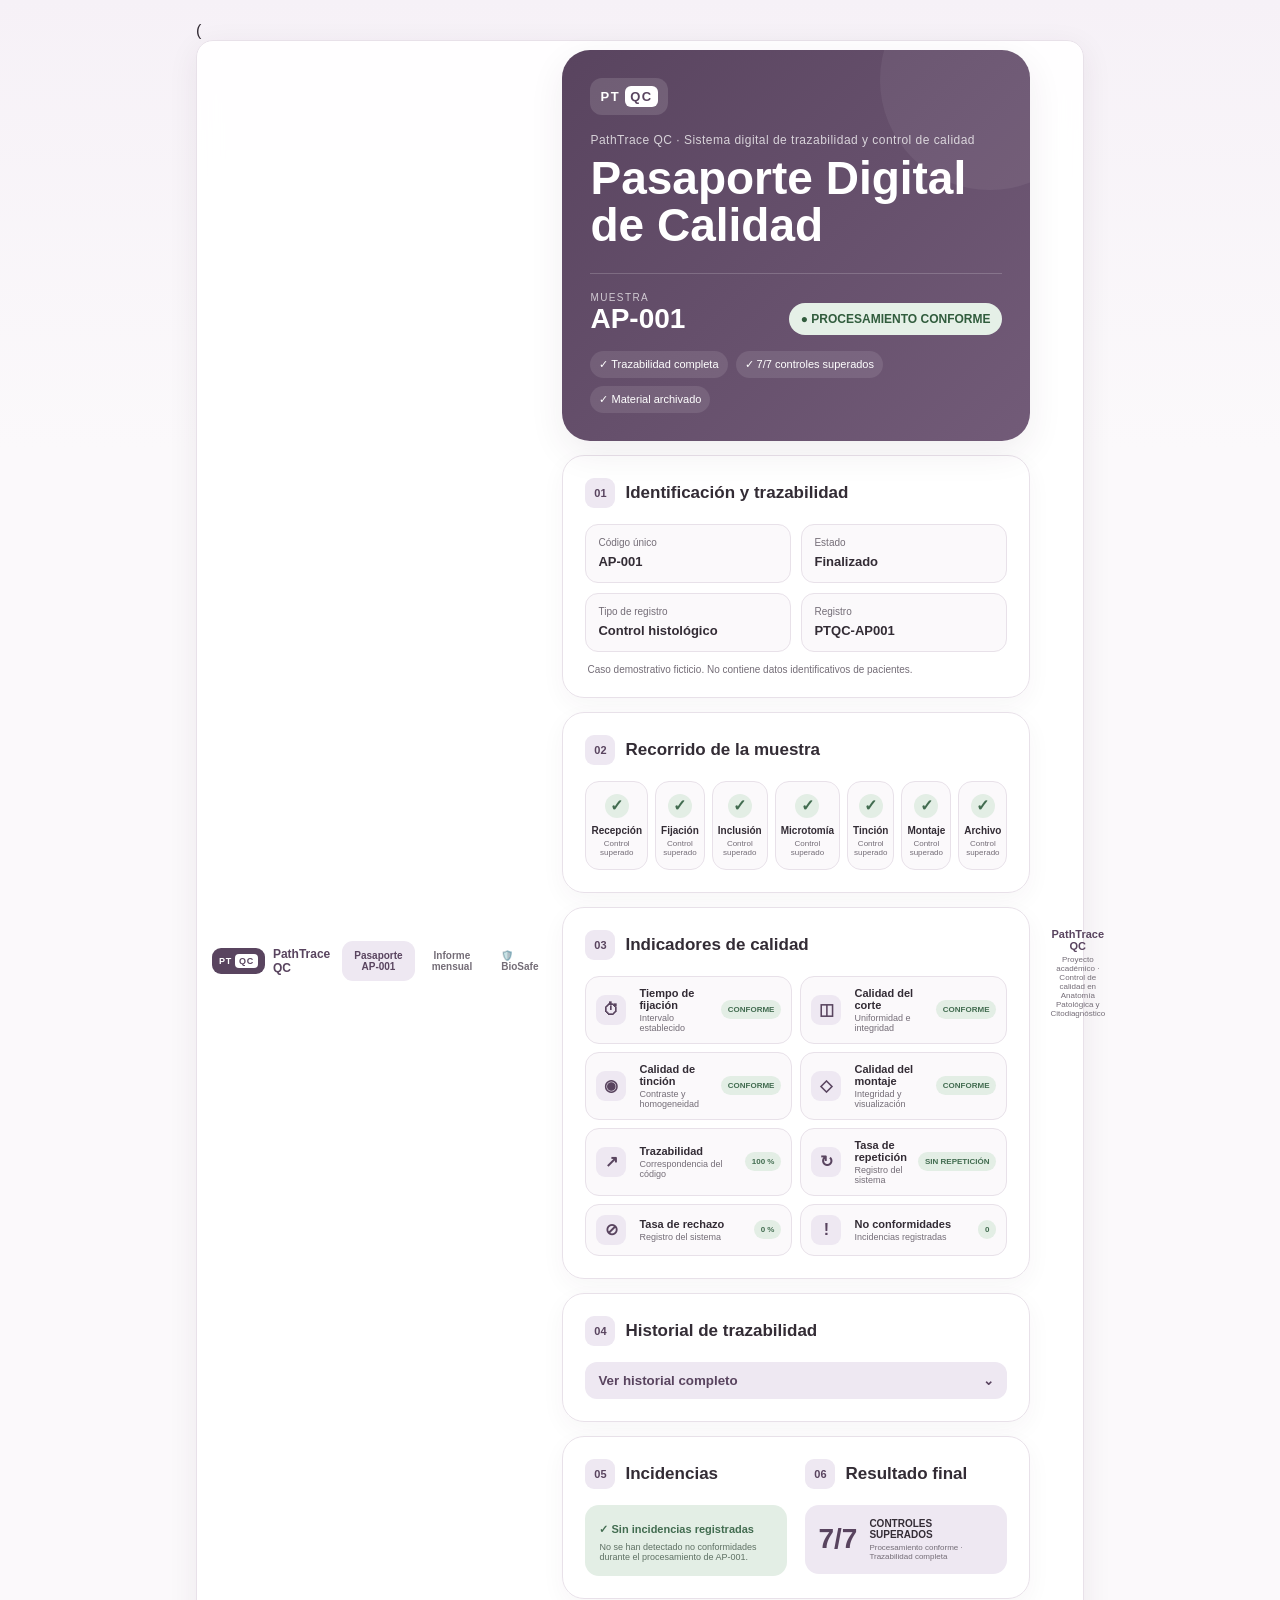
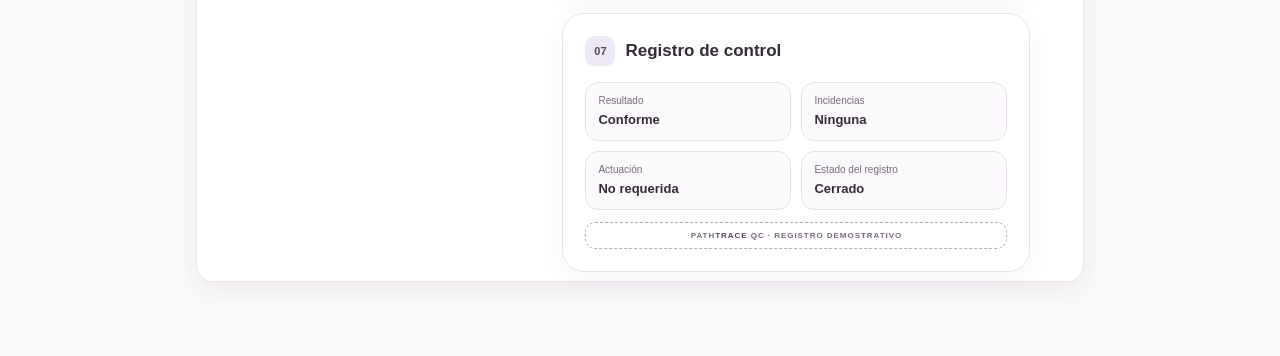
<file: index.html>
<!doctype html>
<html lang="es">
<head>
  <meta charset="utf-8" />
  <meta name="viewport" content="width=device-width, initial-scale=1" />
  <title>PathTrace QC · Control de calidad</title>
  <link rel="stylesheet" href="style.css" />

  <style>
    /* ===== AMPLIACIÓN PATHTRACE QC ===== */

    .pt-nav{
      position:sticky;
      top:10px;
      z-index:50;
      display:flex;
      justify-content:space-between;
      align-items:center;
      gap:12px;
      margin-bottom:14px;
      padding:9px;
      background:rgba(255,255,255,.92);
      border:1px solid var(--line);
      border-radius:17px;
      box-shadow:0 8px 30px rgba(61,44,65,.08);
      backdrop-filter:blur(12px);
    } 

    .pt-nav-brand{
      display:flex;
      align-items:center;
      gap:8px;
      padding-left:6px;
      color:var(--plum);
      font-size:12px;
      font-weight:900;
    }

    .pt-logo{
      display:inline-flex;
      align-items:center;
      gap:3px;
      padding:6px 7px;
      border-radius:9px;
      background:var(--plum);
      color:#fff;
      font-size:9px;
      letter-spacing:.08em;
    }

    .pt-logo b{
      background:#fff;
      color:var(--plum);
      padding:2px 4px;
      border-radius:4px;
    }

    .pt-tabs{
      display:flex;
      gap:5px;
    }

    .pt-tab{
      border:0;
      background:transparent;
      color:var(--muted);
      border-radius:11px;
      padding:9px 12px;
      font-size:10px;
      font-weight:800;
      cursor:pointer;
    }

    .pt-tab.active{
      background:var(--lav);
      color:var(--plum);
    }

    .pt-view{display:none}
    .pt-view.active{display:block}

    /* ===== HERO INFORME ===== */

    .report-hero{
      position:relative;
      overflow:hidden;
      padding:28px;
      border-radius:28px;
      color:#fff;
      background:linear-gradient(135deg,#59445f,#725b78);
      box-shadow:var(--shadow);
    }

    .report-hero:after{
      content:"";
      position:absolute;
      width:260px;
      height:260px;
      right:-80px;
      top:-100px;
      border-radius:50%;
      background:rgba(255,255,255,.06);
    }

    .report-top{
      position:relative;
      z-index:2;
      display:flex;
      justify-content:space-between;
      gap:20px;
      align-items:flex-start;
    }

    .report-hero h1{
      margin:7px 0 8px;
      font-size:clamp(28px,6vw,44px);
      line-height:1.03;
    }

    .report-hero p{
      max-width:590px;
      margin:0;
      font-size:12px;
      line-height:1.6;
      opacity:.8;
    }

    .period{
      min-width:155px;
      padding:12px;
      border:1px solid rgba(255,255,255,.18);
      border-radius:14px;
      background:rgba(255,255,255,.09);
    }

    .period small,
    .period strong{display:block}

    .period small{
      font-size:8px;
      letter-spacing:.13em;
      opacity:.65;
    }

    .period strong{
      margin-top:4px;
      font-size:11px;
    }

    .system-state{
      position:relative;
      z-index:2;
      display:flex;
      justify-content:space-between;
      align-items:center;
      gap:12px;
      margin-top:22px;
      padding-top:16px;
      border-top:1px solid rgba(255,255,255,.18);
    }

    .system-state b{
      font-size:11px;
      letter-spacing:.03em;
    }

    .system-state span{
      padding:7px 10px;
      border-radius:999px;
      background:#f6e8d6;
      color:#76531f;
      font-size:9px;
      font-weight:900;
    }

    /* ===== KPI ===== */

    .kpi-grid{
      display:grid;
      grid-template-columns:repeat(3,1fr);
      gap:9px;
    }

    .kpi{
      position:relative;
      min-height:105px;
      padding:14px;
      text-align:left;
      border:1px solid var(--line);
      border-radius:15px;
      background:var(--paper);
      cursor:pointer;
      transition:.2s ease;
    }

    .kpi:hover,
    .kpi.selected{
      transform:translateY(-2px);
      border-color:#cdbfd0;
      box-shadow:0 8px 20px rgba(61,44,65,.07);
    }

    .kpi small,
    .kpi strong,
    .kpi span{display:block}

    .kpi small{
      color:var(--muted);
      font-size:8px;
      letter-spacing:.08em;
      font-weight:800;
    }

    .kpi strong{
      margin:7px 0 3px;
      color:var(--plum);
      font-size:26px;
    }

    .kpi span{
      color:var(--muted);
      font-size:9px;
    }

    .kpi.good:after,
    .kpi.watch:after{
      content:"";
      position:absolute;
      width:8px;
      height:8px;
      right:12px;
      top:12px;
      border-radius:50%;
    }

    .kpi.good:after{background:#6c9879}
    .kpi.watch:after{background:#c6924c}

    .kpi-detail{
      display:none;
      margin-top:12px;
      padding:13px 14px;
      border-radius:13px;
      background:var(--lav);
      color:var(--ink);
      font-size:10px;
      line-height:1.55;
    }

    .kpi-detail.show{display:block}

    /* ===== BALANCE ===== */

    .balance-grid{
      display:grid;
      grid-template-columns:1fr 1fr;
      gap:10px;
    }

    .balance-box{
      padding:15px;
      border-radius:15px;
      border:1px solid var(--line);
    }

    .balance-box.good{background:#f1f7f2}
    .balance-box.watch{background:#fbf5ea}

    .balance-box small{
      display:block;
      margin-bottom:5px;
      font-size:8px;
      letter-spacing:.1em;
      font-weight:900;
    }

    .balance-box h3{
      margin:0;
      font-size:12px;
    }

    .balance-box ul{
      margin:12px 0 0;
      padding-left:17px;
      color:var(--muted);
      font-size:10px;
      line-height:1.75;
    }

    /* ===== BARRAS ===== */

    .chart-note{
      margin:-5px 0 18px;
      color:var(--muted);
      font-size:10px;
    }

    .bars{
      display:grid;
      gap:11px;
    }

    .bar-item{
      display:grid;
      grid-template-columns:92px 1fr 28px;
      gap:10px;
      align-items:center;
      padding:5px;
      border-radius:10px;
      cursor:pointer;
      transition:.2s ease;
    }

    .bar-item:hover,
    .bar-item.active{
      background:var(--paper);
    }

    .bar-item>span{
      font-size:10px;
      font-weight:700;
    }

    .bar-track{
      height:12px;
      overflow:hidden;
      border-radius:999px;
      background:#eee9ef;
    }

    .bar-fill{
      width:0;
      height:100%;
      border-radius:999px;
      background:linear-gradient(90deg,#b6a2bb,#755f7b);
      transition:width 1s cubic-bezier(.2,.8,.2,1);
    }

    .bar-item.alert .bar-fill{
      background:linear-gradient(90deg,#d6a4ad,#a95f6c);
    }

    .bar-item>b{
      text-align:right;
      color:var(--plum);
      font-size:11px;
    }

    .stage-detail{
      display:none;
      margin-top:16px;
      padding:14px;
      border:1px solid var(--line);
      border-radius:14px;
      background:var(--paper);
    }

    .stage-detail.show{display:block}

    .stage-detail small,
    .stage-detail b{display:block}

    .stage-detail small{
      color:var(--muted);
      font-size:8px;
      letter-spacing:.09em;
    }

    .stage-detail b{
      margin:4px 0 6px;
      font-size:12px;
    }

    .stage-detail p{
      margin:0;
      color:var(--muted);
      font-size:10px;
      line-height:1.5;
    }

    /* ===== GRÁFICA SEMANAL ===== */

    .weekly-chart{
      position:relative;
      height:230px;
      margin-top:10px;
      padding:15px 12px 32px 38px;
    }

    .weekly-grid{
      position:absolute;
      left:38px;
      right:12px;
      top:15px;
      bottom:32px;
      display:flex;
      flex-direction:column;
      justify-content:space-between;
    }

    .weekly-grid span{
      display:block;
      border-top:1px dashed #e5dee7;
    }

    .weekly-points{
      position:absolute;
      left:38px;
      right:12px;
      top:15px;
      bottom:32px;
    }

    .trend-svg{
      position:absolute;
      inset:0;
      width:100%;
      height:100%;
      overflow:visible;
    }

    .trend-path{
      fill:none;
      stroke:#755f7b;
      stroke-width:3;
      stroke-linecap:round;
      stroke-linejoin:round;
      stroke-dasharray:500;
      stroke-dashoffset:500;
      transition:stroke-dashoffset 1.5s ease;
    }

    .weekly-chart.animate .trend-path{
      stroke-dashoffset:0;
    }

    .week-point{
      position:absolute;
      transform:translate(-50%,50%);
      text-align:center;
    }

    .week-point i{
      display:block;
      width:13px;
      height:13px;
      margin:auto;
      border:3px solid white;
      border-radius:50%;
      background:var(--plum2);
      box-shadow:0 0 0 2px var(--plum2);
      transform:scale(0);
      transition:transform .35s ease;
    }

    .weekly-chart.animate .week-point i{
      transform:scale(1);
    }

    .week-point b{
      display:block;
      margin-top:-35px;
      color:var(--plum);
      font-size:11px;
    }

    .week-point small{
      position:absolute;
      width:70px;
      left:50%;
      top:30px;
      transform:translateX(-50%);
      color:var(--muted);
      font-size:8px;
      font-style:normal;
    }

    .w1{left:3%;bottom:0}
    .w2{left:34%;bottom:33%}
    .w3{left:66%;bottom:66%}
    .w4{left:97%;bottom:100%}

    .trend-alert{
      display:flex;
      gap:10px;
      align-items:flex-start;
      margin-top:5px;
      padding:13px;
      border-radius:14px;
      background:#fbf3e8;
    }

    .trend-alert>span{
      display:grid;
      place-items:center;
      min-width:30px;
      height:30px;
      border-radius:9px;
      background:#f1dfc6;
      color:#875f29;
      font-weight:900;
    }

    .trend-alert small,
    .trend-alert b{display:block}

    .trend-alert small{
      color:#8a6a3c;
      font-size:8px;
      font-weight:900;
      letter-spacing:.08em;
    }

    .trend-alert b{
      margin-top:3px;
      font-size:11px;
    }

    /* ===== DESVIACIÓN ===== */

    .deviation{
      position:relative;
      overflow:hidden;
      border-color:#ead1d5;
      background:linear-gradient(135deg,#fff,#fcf3f5);
    }

    .deviation-grid{
      display:grid;
      grid-template-columns:55px 1fr;
      gap:15px;
    }

    .deviation-icon{
      display:grid;
      place-items:center;
      width:50px;
      height:50px;
      border-radius:15px;
      background:#f3dfe3;
      color:#9b5360;
      font-size:22px;
      font-weight:900;
    }

    .deviation small{
      color:#9b5360;
      font-size:8px;
      font-weight:900;
      letter-spacing:.11em;
    }

    .deviation h2{
      margin:4px 0 7px;
      font-size:20px;
    }

    .deviation p{
      margin:0;
      color:var(--muted);
      font-size:10px;
      line-height:1.6;
    }

    .deviation-stats{
      display:flex;
      gap:8px;
      flex-wrap:wrap;
      margin-top:14px;
    }

    .deviation-stats span{
      min-width:105px;
      padding:9px 11px;
      border:1px solid #ecdadd;
      border-radius:11px;
      background:#fff;
    }

    .deviation-stats b,
    .deviation-stats small{display:block}

    .deviation-stats b{
      color:#8e4d58;
      font-size:15px;
    }

    .deviation-stats small{
      margin-top:2px;
      color:var(--muted);
      letter-spacing:0;
      font-size:8px;
    }

    .analysis-btn{
      margin-top:15px;
      border:0;
      border-radius:12px;
      padding:11px 14px;
      background:var(--plum);
      color:#fff;
      font-size:10px;
      font-weight:900;
      cursor:pointer;
    }

    .analysis-panel{
      display:none;
      margin-top:13px;
      padding:14px;
      border:1px solid #ead8dc;
      border-radius:13px;
      background:#fff;
    }

    .analysis-panel.show{display:block}

    .analysis-panel b{
      display:block;
      margin-bottom:6px;
      font-size:11px;
    }

    .analysis-panel p{
      font-size:10px;
    }

    .pending{
      display:inline-block;
      margin-top:9px;
      padding:6px 8px;
      border-radius:999px;
      background:var(--lav);
      color:var(--plum);
      font-size:8px;
      font-weight:900;
    }

    /* ===== CONCLUSIÓN ===== */

    .report-conclusion{
      display:grid;
      grid-template-columns:1fr auto;
      gap:20px;
      align-items:center;
    }

    .report-conclusion h2{
      margin:5px 0 7px;
      font-size:18px;
    }

    .report-conclusion p{
      margin:0;
      max-width:580px;
      color:var(--muted);
      font-size:10px;
      line-height:1.6;
    }

    .global-status{
      min-width:150px;
      padding:14px;
      text-align:center;
      border-radius:15px;
      background:var(--sage);
      color:var(--green);
    }

    .global-status span,
    .global-status b,
    .global-status small{display:block}

    .global-status span{
      font-size:21px;
      font-weight:900;
    }

    .global-status b{
      margin-top:4px;
      font-size:11px;
    }

    .global-status small{
      margin-top:3px;
      font-size:8px;
    }

    .academic-note{
      margin:12px 5px 0;
      text-align:center;
      color:var(--muted);
      font-size:8px;
    }

    @media(max-width:650px){
      .pt-nav{
        position:relative;
        top:0;
        flex-direction:column;
        align-items:stretch;
      }

      .pt-nav-brand{justify-content:center}

      .pt-tabs{
        display:grid;
        grid-template-columns:1fr 1fr;
      }

      .pt-tab{padding:10px 6px}

      .report-hero{
        padding:22px 18px;
        border-radius:22px;
      }

      .report-top{
        flex-direction:column;
      }

      .period{width:100%}

      .system-state{
        align-items:flex-start;
        flex-direction:column;
      }

      .kpi-grid{
        grid-template-columns:repeat(2,1fr);
      }

      .balance-grid{
        grid-template-columns:1fr;
      }

      .bar-item{
        grid-template-columns:75px 1fr 22px;
      }

      .report-conclusion{
        grid-template-columns:1fr;
      }

      .global-status{width:100%}

      .deviation-grid{
        grid-template-columns:1fr;
      }
    }
 
/* TABLA INTERACTIVA DE CALIDAD */

.qc-table {
  width: 100%;
  border-collapse: collapse;
  font-size: 12px;
  margin-top: 16px;
  border-radius: 14px;
  overflow: hidden;
}

.qc-table th {
  background: #59445f;
  color: white;
  padding: 14px 10px;
  text-align: left;
  font-size: 10px;
}

.qc-table td {
  padding: 13px 10px;
  border-bottom: 1px solid #e8e1e9;
}

.qc-table tbody tr {
  cursor: pointer;
  background: white;
  transition: background 0.2s;
}

.qc-table tbody tr:nth-child(even) {
  background: #fbf9fb;
}

.qc-table tbody tr:hover,
.qc-table tbody tr.selected {
  background: #eee8f2;
}

.qc-table td:last-child {
  font-weight: 700;
}

.qc-table tbody tr:nth-child(3) td:last-child,
.qc-table tbody tr:nth-child(6) td:last-child {
  color: #a14f60;
}

.qc-explanation {
  margin-top: 14px;
  padding: 15px;
  border-radius: 12px;
  background: #eee8f2;
  color: #59445f;
  font-size: 12px;
  line-height: 1.6;
}

.qc-explanation[hidden] {
  display: none;
}

.qc-note {
  margin-top: 12px;
  color: #746d77;
  font-size: 10px;
  line-height: 1.5;
}

@media (max-width: 650px) {
  .qc-table {
    min-width: 540px;
  }
}
 </style>
</head>

<body>
<main class="shell">(

  <!-- NAVEGACIÓN -->
  <nav class="pt-nav">
    <div class="pt-nav-brand">
      <span class="pt-logo">PT <b>QC</b></span>
      PathTrace QC
    </div>

 
<div class="pt-tabs">
  <button class="pt-tab active" data-target="passportView">
    Pasaporte AP-001
  </button>
  <button class="pt-tab" data-target="reportView">
    Informe mensual
  </button>
  <a class="pt-tab" href="biosafe.html" style="text-decoration:none; display:inline-flex; align-items:center; justify-content:center;">
    🛡️ BioSafe
  </a>
</div>



  <!-- =====================================================
       PASAPORTE AP-001
  ====================================================== -->

  <div class="pt-view active" id="passportView">

    <header class="hero">
      <div class="brand"><span>PT</span><b>QC</b></div>
      <div class="eyebrow">
        PathTrace QC · Sistema digital de trazabilidad y control de calidad
      </div>

      <h1>Pasaporte Digital de Calidad</h1>

      <div class="sample-row">
        <div>
          <small>MUESTRA</small>
          <strong>AP-001</strong>
        </div>
        <span class="status">● PROCESAMIENTO CONFORME</span>
      </div>

      <div class="summary">
        <span>✓ Trazabilidad completa</span>
        <span>✓ 7/7 controles superados</span>
        <span>✓ Material archivado</span>
      </div>
    </header>


    <section class="card">
      <div class="section-title">
        <span>01</span>
        <h2>Identificación y trazabilidad</h2>
      </div>

      <div class="grid two">
        <div class="field"><small>Código único</small><b>AP-001</b></div>
        <div class="field"><small>Estado</small><b>Finalizado</b></div>
        <div class="field"><small>Tipo de registro</small><b>Control histológico</b></div>
        <div class="field"><small>Registro</small><b>PTQC-AP001</b></div>
      </div>

      <p class="note">
        Caso demostrativo ficticio. No contiene datos identificativos de pacientes.
      </p>
    </section>


    <section class="card">
      <div class="section-title">
        <span>02</span>
        <h2>Recorrido de la muestra</h2>
      </div>

      <div class="progress">
        <div class="step"><i>✓</i><b>Recepción</b><small>Control superado</small></div>
        <div class="step"><i>✓</i><b>Fijación</b><small>Control superado</small></div>
        <div class="step"><i>✓</i><b>Inclusión</b><small>Control superado</small></div>
        <div class="step"><i>✓</i><b>Microtomía</b><small>Control superado</small></div>
        <div class="step"><i>✓</i><b>Tinción</b><small>Control superado</small></div>
        <div class="step"><i>✓</i><b>Montaje</b><small>Control superado</small></div>
        <div class="step"><i>✓</i><b>Archivo</b><small>Control superado</small></div>
      </div>
    </section>


    <section class="card">
      <div class="section-title">
        <span>03</span>
        <h2>Indicadores de calidad</h2>
      </div>

      <div class="metrics">
        <article><span>⏱</span><div><b>Tiempo de fijación</b><small>Intervalo establecido</small></div><em>CONFORME</em></article>
        <article><span>◫</span><div><b>Calidad del corte</b><small>Uniformidad e integridad</small></div><em>CONFORME</em></article>
        <article><span>◉</span><div><b>Calidad de tinción</b><small>Contraste y homogeneidad</small></div><em>CONFORME</em></article>
        <article><span>◇</span><div><b>Calidad del montaje</b><small>Integridad y visualización</small></div><em>CONFORME</em></article>
        <article><span>↗</span><div><b>Trazabilidad</b><small>Correspondencia del código</small></div><em>100 %</em></article>
        <article><span>↻</span><div><b>Tasa de repetición</b><small>Registro del sistema</small></div><em>SIN REPETICIÓN</em></article>
        <article><span>⊘</span><div><b>Tasa de rechazo</b><small>Registro del sistema</small></div><em>0 %</em></article>
        <article><span>!</span><div><b>No conformidades</b><small>Incidencias registradas</small></div><em>0</em></article>
      </div>
    </section>


    <section class="card">
      <div class="section-title">
        <span>04</span>
        <h2>Historial de trazabilidad</h2>
      </div>

      <button class="toggle" id="toggleHistory" aria-expanded="false">
        Ver historial completo <span>⌄</span>
      </button>

      <div class="timeline collapsed" id="history">
        <div><i></i><p><b>Recepción</b><small>Muestra registrada e identificación verificada.</small></p><strong>✓</strong></div>
        <div><i></i><p><b>Fijación</b><small>Control de conservación superado.</small></p><strong>✓</strong></div>
        <div><i></i><p><b>Inclusión</b><small>Bloque de parafina obtenido y controlado.</small></p><strong>✓</strong></div>
        <div><i></i><p><b>Microtomía</b><small>Corte histológico apto para tinción.</small></p><strong>✓</strong></div>
        <div><i></i><p><b>Tinción</b><small>Preparación con tinción conforme.</small></p><strong>✓</strong></div>
        <div><i></i><p><b>Montaje</b><small>Preparación definitiva conforme.</small></p><strong>✓</strong></div>
        <div><i></i><p><b>Archivo</b><small>Preparación y material correctamente archivados.</small></p><strong>✓</strong></div>
      </div>
    </section>


    <section class="card split">
      <div>
        <div class="section-title"><span>05</span><h2>Incidencias</h2></div>
        <div class="empty">
          <b>✓ Sin incidencias registradas</b>
          <p>No se han detectado no conformidades durante el procesamiento de AP-001.</p>
        </div>
      </div>

      <div>
        <div class="section-title"><span>06</span><h2>Resultado final</h2></div>
        <div class="result">
          <strong>7/7</strong>
          <div>
            <b>CONTROLES SUPERADOS</b>
            <small>Procesamiento conforme · Trazabilidad completa</small>
          </div>
        </div>
      </div>
    </section>


    <section class="card">
      <div class="section-title"><span>07</span><h2>Registro de control</h2></div>

      <div class="grid two">
        <div class="field"><small>Resultado</small><b>Conforme</b></div>
        <div class="field"><small>Incidencias</small><b>Ninguna</b></div>
        <div class="field"><small>Actuación</small><b>No requerida</b></div>
        <div class="field"><small>Estado del registro</small><b>Cerrado</b></div>
      </div>

      <div class="stamp">
        PATH<span>TRACE</span> QC · REGISTRO DEMOSTRATIVO
      </div>
    </section>

  </div>


  <!-- =====================================================
       INFORME MENSUAL
  ====================================================== -->

  <div class="pt-view" id="reportView">

    <header class="report-hero">

      <div class="report-top">
        <div>
          <div class="eyebrow">
            PATHTRACE QC · ANÁLISIS GLOBAL DEL SISTEMA
          </div>

          <h1>Informe mensual de calidad</h1>

          <p>
            Evaluación simulada de los indicadores registrados durante
            un mes de actividad del laboratorio.
          </p>
        </div>

        <div class="period">
          <small>PERIODO ANALIZADO</small>
          <strong>SEPTIEMBRE 2026</strong>
        </div>
      </div>

      <div class="system-state">
        <b>● FUNCIONAMIENTO GENERAL ADECUADO</b>
        <span>⚠ 1 área prioritaria de mejora</span>
      </div>

    </header>


    <!-- RESUMEN -->
    <section class="card">
      <div class="section-title">
        <span>01</span>
        <h2>Resumen del mes</h2>
      </div>

      <div class="kpi-grid">

        <button class="kpi" data-detail="306 muestras fueron registradas durante el periodo analizado.">
          <small>MUESTRAS RECIBIDAS</small>
          <strong>306</strong>
          <span>Actividad mensual</span>
        </button>

        <button class="kpi good" data-detail="300 muestras cumplieron los criterios establecidos y continuaron el circuito.">
          <small>MUESTRAS ACEPTADAS</small>
          <strong>300</strong>
          <span>98,04 %</span>
        </button>

        <button class="kpi" data-detail="6 muestras no cumplieron los criterios necesarios para continuar el procesamiento.">
          <small>MUESTRAS RECHAZADAS</small>
          <strong>6</strong>
          <span>1,96 %</span>
        </button>

        <button class="kpi good" data-detail="Se mantuvo la correspondencia entre muestra, bloque, portaobjetos y registro durante todo el circuito.">
          <small>TRAZABILIDAD</small>
          <strong>100 %</strong>
          <span>Sin pérdidas</span>
        </button>

        <button class="kpi watch" data-detail="11 preparaciones requirieron repetir alguna parte del procedimiento técnico.">
          <small>REPETICIONES</small>
          <strong>11</strong>
          <span>3,67 %</span>
        </button>

        <button class="kpi watch" data-detail="Durante el mes se registraron 14 desviaciones o no conformidades distribuidas entre distintas etapas.">
          <small>NO CONFORMIDADES</small>
          <strong>14</strong>
          <span>Registradas</span>
        </button>

      </div>

      <div class="kpi-detail" id="kpiDetail">
        Pulsa sobre un indicador para consultar su interpretación.
      </div>
    </section>


<!-- COMPARACIÓN CON OBJETIVOS DE CALIDAD -->
<section class="card" id="qualityStandards">
  <div class="section-title">
    <span>02</span>
    <h2>Comparación con los objetivos de calidad</h2>
  </div>

  <p>
    Comparamos los resultados simulados de septiembre de 2026
    con los objetivos internos establecidos para el laboratorio.
    Pulsa sobre cada indicador para conocer su interpretación.
  </p>

  <div style="overflow-x:auto">
    <table class="qc-table">
      <thead>
        <tr>
          <th>INDICADOR</th>
          <th>OBJETIVO INTERNO</th>
          <th>RESULTADO</th>
          <th>EVALUACIÓN</th>
        </tr>
      </thead>
      <tbody>
        <tr data-explanation="La trazabilidad alcanzó el 100 %. Todas las muestras procesadas conservaron su identificación y seguimiento.">
          <td>Trazabilidad</td>
          <td>100 %</td>
          <td>100 %</td>
          <td>✓ Cumple</td>
        </tr>

        <tr data-explanation="Se rechazaron 6 de las 306 muestras recibidas, lo que representa el 1,96 %. No supera el límite interno del 2 %.">
          <td>Rechazo de muestras</td>
          <td>≤ 2 %</td>
          <td>1,96 %</td>
          <td>✓ Cumple</td>
        </tr>

        <tr data-explanation="Se repitieron 11 de las 300 preparaciones procesadas, equivalentes al 3,67 %. Supera el objetivo interno del 3 % y requiere seguimiento.">
          <td>Repetición de preparaciones</td>
          <td>≤ 3 %</td>
          <td>3,67 %</td>
          <td>⚠ No cumple</td>
        </tr>

        <tr data-explanation="No se registraron errores de identificación durante el periodo simulado.">
          <td>Errores de identificación</td>
          <td>0</td>
          <td>0</td>
          <td>✓ Cumple</td>
        </tr>

        <tr data-explanation="No se registraron pérdidas de muestras ni bloques durante el periodo.">
          <td>Pérdidas de muestras</td>
          <td>0</td>
          <td>0</td>
          <td>✓ Cumple</td>
        </tr>

        <tr data-explanation="Se registraron 6 incidencias de tinción, superando el objetivo interno de un máximo de 2 al mes. Esta desviación requiere investigación.">
          <td>Incidencias de tinción</td>
          <td>≤ 2 al mes</td>
          <td>6</td>
          <td>⚠ No cumple</td>
        </tr>
      </tbody>
    </table>
  </div>

  <div id="qcExplanation" class="qc-explanation" hidden></div>

  <p class="qc-note">
    Objetivos internos propuestos para esta simulación académica.
    No representan límites oficiales de una normativa.
  </p>
</section>

    <!-- BALANCE -->
    <section class="card">
      <div class="section-title">
        <span>02</span>
        <h2>Balance de calidad</h2>
      </div>

      <div class="balance-grid">

        <div class="balance-box good">
          <small>✓ RESULTADOS POSITIVOS</small>
          <h3>Fortalezas del periodo</h3>
          <ul>
            <li>100 % de trazabilidad mantenida.</li>
            <li>0 pérdidas de muestras o bloques.</li>
            <li>0 errores de identificación registrados.</li>
            <li>Archivo completado sin incidencias.</li>
            <li>Buen comportamiento general de corte y montaje.</li>
          </ul>
        </div>

        <div class="balance-box watch">
          <small>⚠ EN SEGUIMIENTO</small>
          <h3>Aspectos que requieren vigilancia</h3>
          <ul>
            <li>6 muestras rechazadas.</li>
            <li>11 preparaciones repetidas.</li>
            <li>14 no conformidades registradas.</li>
            <li>Aumento progresivo de incidencias en tinción.</li>
          </ul>
        </div>

      </div>
    </section>


    <!-- NO CONFORMIDADES POR ETAPA -->
    <section class="card" id="stageChart">
      <div class="section-title">
        <span>03</span>
        <h2>No conformidades por etapa</h2>
      </div>

      <p class="chart-note">
        Pulsa sobre una etapa para consultar el detalle de las incidencias.
      </p>

      <div class="bars">

        <div class="bar-item"
             data-stage="Recepción"
             data-count="2"
             data-text="Se registraron dos incidencias relacionadas con requisitos de entrada de las muestras.">
          <span>Recepción</span>
          <div class="bar-track"><div class="bar-fill" data-width="33%"></div></div>
          <b>2</b>
        </div>

        <div class="bar-item"
             data-stage="Fijación"
             data-count="1"
             data-text="Se registró una incidencia relacionada con el control de la fijación.">
          <span>Fijación</span>
          <div class="bar-track"><div class="bar-fill" data-width="17%"></div></div>
          <b>1</b>
        </div>

        <div class="bar-item"
             data-stage="Inclusión"
             data-count="1"
             data-text="Se registró una incidencia durante el procesamiento e inclusión del tejido.">
          <span>Inclusión</span>
          <div class="bar-track"><div class="bar-fill" data-width="17%"></div></div>
          <b>1</b>
        </div>

        <div class="bar-item"
             data-stage="Microtomía"
             data-count="2"
             data-text="Dos incidencias afectaron a la calidad técnica de los cortes histológicos.">
          <span>Microtomía</span>
          <div class="bar-track"><div class="bar-fill" data-width="33%"></div></div>
          <b>2</b>
        </div>

        <div class="bar-item alert"
             data-stage="Tinción"
             data-count="6"
             data-text="La tinción concentra 6 de las 14 no conformidades del mes: contraste insuficiente, tinción irregular y necesidad de repetición de preparaciones.">
          <span>Tinción ⚠</span>
          <div class="bar-track"><div class="bar-fill" data-width="100%"></div></div>
          <b>6</b>
        </div>

        <div class="bar-item"
             data-stage="Montaje"
             data-count="2"
             data-text="Se registraron dos incidencias técnicas relacionadas con la preparación definitiva.">
          <span>Montaje</span>
          <div class="bar-track"><div class="bar-fill" data-width="33%"></div></div>
          <b>2</b>
        </div>

        <div class="bar-item"
             data-stage="Archivo"
             data-count="0"
             data-text="No se registraron incidencias durante el archivo del material.">
          <span>Archivo</span>
          <div class="bar-track"><div class="bar-fill" data-width="0%"></div></div>
          <b>0</b>
        </div>

      </div>

      <div class="stage-detail" id="stageDetail">
        <small>ETAPA SELECCIONADA</small>
        <b id="stageTitle"></b>
        <p id="stageText"></p>
      </div>
    </section>


    <!-- EVOLUCIÓN SEMANAL -->
    <section class="card">
      <div class="section-title">
        <span>04</span>
        <h2>Evolución semanal · Tinción</h2>
      </div>

      <p class="chart-note">
        Incidencias registradas en la etapa de tinción durante las cuatro semanas.
      </p>

      <div class="weekly-chart" id="weeklyChart">

        <div class="weekly-grid">
          <span></span>
          <span></span>
          <span></span>
          <span></span>
        </div>

        <div class="weekly-points">

          <svg class="trend-svg"
               viewBox="0 0 100 100"
               preserveAspectRatio="none">
            <polyline
              class="trend-path"
              points="3,100 34,67 66,34 97,0">
            </polyline>
          </svg>

          <div class="week-point w1">
            <i></i><b>0</b><small>SEMANA 1</small>
          </div>

          <div class="week-point w2">
            <i></i><b>1</b><small>SEMANA 2</small>
          </div>

          <div class="week-point w3">
            <i></i><b>2</b><small>SEMANA 3</small>
          </div>

          <div class="week-point w4">
            <i></i><b>3</b><small>SEMANA 4</small>
          </div>

        </div>
      </div>

      <div class="trend-alert">
        <span>↗</span>
        <div>
          <small>TENDENCIA DETECTADA</small>
          <b>Incremento progresivo de incidencias</b>
        </div>
      </div>
    </section>


    <!-- DESVIACIÓN -->
    <section class="card deviation">

      <div class="deviation-grid">

        <div class="deviation-icon">!</div>

        <div>
          <small>DESVIACIÓN PRIORITARIA DETECTADA</small>
          <h2>Calidad de la tinción</h2>

          <p>
            La tinción concentra 6 de las 14 no conformidades registradas
            durante el mes y presenta un incremento progresivo a lo largo
            de las cuatro semanas analizadas.
          </p>

          <div class="deviation-stats">
            <span><b>6</b><small>incidencias</small></span>
            <span><b>42,9 %</b><small>del total</small></span>
            <span><b>0 → 3</b><small>evolución semanal</small></span>
          </div>

          <button class="analysis-btn" id="analysisBtn">
            Analizar no conformidad →
          </button>

          <div class="analysis-panel" id="analysisPanel">
            <b>Investigación requerida</b>
            <p>
              La concentración y el aumento progresivo de incidencias indican
              que debe investigarse su origen antes de establecer las acciones
              correctivas y preventivas correspondientes.
            </p>

            <span class="pending">
              ANÁLISIS DE CAUSA · PUNTO 5
            </span>
          </div>

        </div>
      </div>
    </section>


    <!-- CONCLUSIÓN -->
    <section class="card report-conclusion">

      <div>
        <small>CONCLUSIÓN DEL INFORME</small>
        <h2>Funcionamiento general adecuado</h2>

        <p>
          El sistema mantiene la trazabilidad completa y presenta resultados
          favorables en la mayoría de los controles. PathTrace QC ha permitido
          identificar una desviación progresiva en la etapa de tinción que
          requiere investigación y seguimiento.
        </p>
      </div>

      <div class="global-status">
        <span>✓</span>
        <b>CONTROL GLOBAL</b>
        <strong>ADECUADO</strong>
        <small>con área prioritaria de mejora</small>
      </div>

    </section>

    <p class="academic-note">
      Datos simulados con finalidad académica para evaluar el funcionamiento
      del sistema de control de calidad.
    </p>

  </div>


  <footer>
    <b>PathTrace QC</b>
    <span>
      Proyecto académico · Control de calidad en Anatomía Patológica y Citodiagnóstico
    </span>
  </footer>

</main>

<script>
/* INTERACTIVIDAD DE LA TABLA DE CALIDAD */

const qcRows = document.querySelectorAll(
  '#qualityStandards .qc-table tbody tr'
);

const qcExplanation = document.getElementById(
  'qcExplanation'
);

qcRows.forEach(row => {
  row.setAttribute('tabindex', '0');
  row.setAttribute('role', 'button');

  function showExplanation() {
    const alreadySelected =
      row.classList.contains('selected');

    qcRows.forEach(item => {
      item.classList.remove('selected');
    });

    if (alreadySelected) {
      qcExplanation.hidden = true;
      return;
    }

    row.classList.add('selected');
    qcExplanation.textContent =
      row.dataset.explanation;

    qcExplanation.hidden = false;
  }

  row.addEventListener('click', showExplanation);

  row.addEventListener('keydown', event => {
    if (event.key === 'Enter' ||
        event.key === ' ') {
      event.preventDefault();
      showExplanation();
    }
  });
});
</script>
<script>
  /* ===== NAVEGACIÓN ===== */

  const tabs = document.querySelectorAll('.pt-tab');
  const views = document.querySelectorAll('.pt-view');

  tabs.forEach(tab => {
    tab.addEventListener('click', () => {

      tabs.forEach(t => t.classList.remove('active'));
      views.forEach(v => v.classList.remove('active'));

      tab.classList.add('active');

      const target = document.getElementById(tab.dataset.target);
      target.classList.add('active');

      if(tab.dataset.target === 'reportView'){
        animateReport();
      }

      window.scrollTo({
        top:0,
        behavior:'smooth'
      });
    });
  });


  /* ===== HISTORIAL AP-001 ===== */

  const historyBtn = document.getElementById('toggleHistory');
  const history = document.getElementById('history');

  if(historyBtn && history){
    historyBtn.addEventListener('click', () => {

      const open = !history.classList.contains('collapsed');

      history.classList.toggle('collapsed');

      historyBtn.setAttribute(
        'aria-expanded',
        String(!open)
      );

      historyBtn.innerHTML =
        `${open ? 'Ver historial completo' : 'Ocultar historial'}
        <span>${open ? '⌄' : '⌃'}</span>`;
    });
  }


  /* ===== INDICADORES INTERACTIVOS ===== */

  const kpis = document.querySelectorAll('.kpi');
  const kpiDetail = document.getElementById('kpiDetail');

  kpis.forEach(kpi => {

    kpi.addEventListener('click', () => {

      const alreadySelected =
        kpi.classList.contains('selected');

      kpis.forEach(item =>
        item.classList.remove('selected')
      );

      if(alreadySelected){
        kpiDetail.classList.remove('show');
        return;
      }

      kpi.classList.add('selected');

      kpiDetail.textContent =
        kpi.dataset.detail;

      kpiDetail.classList.add('show');
    });

  });


  /* ===== DETALLE POR ETAPA ===== */

  const stages = document.querySelectorAll('.bar-item');
  const stageDetail = document.getElementById('stageDetail');
  const stageTitle = document.getElementById('stageTitle');
  const stageText = document.getElementById('stageText');

  stages.forEach(stage => {

    stage.addEventListener('click', () => {

      const active =
        stage.classList.contains('active');

      stages.forEach(item =>
        item.classList.remove('active')
      );

      if(active){
        stageDetail.classList.remove('show');
        return;
      }

      stage.classList.add('active');

      stageTitle.textContent =
        `${stage.dataset.stage} · ${stage.dataset.count} incidencias`;

      stageText.textContent =
        stage.dataset.text;

      stageDetail.classList.add('show');
    });

  });


  /* ===== ANÁLISIS DE NO CONFORMIDAD ===== */

  const analysisBtn =
    document.getElementById('analysisBtn');

  const analysisPanel =
    document.getElementById('analysisPanel');

  analysisBtn.addEventListener('click', () => {

    const visible =
      analysisPanel.classList.toggle('show');

    analysisBtn.textContent =
      visible
      ? 'Ocultar análisis ↑'
      : 'Analizar no conformidad →';

  });


  /* ===== ANIMACIONES ===== */

  function animateReport(){

    const bars =
      document.querySelectorAll('.bar-fill');

    bars.forEach(bar => {
      bar.style.width = '0';

      setTimeout(() => {
        bar.style.width =
          bar.dataset.width;
      },150);
    });

    const weekly =
      document.getElementById('weeklyChart');

    weekly.classList.remove('animate');

    setTimeout(() => {
      weekly.classList.add('animate');
    },250);
  }
</script>

</body>
</html>
</file>
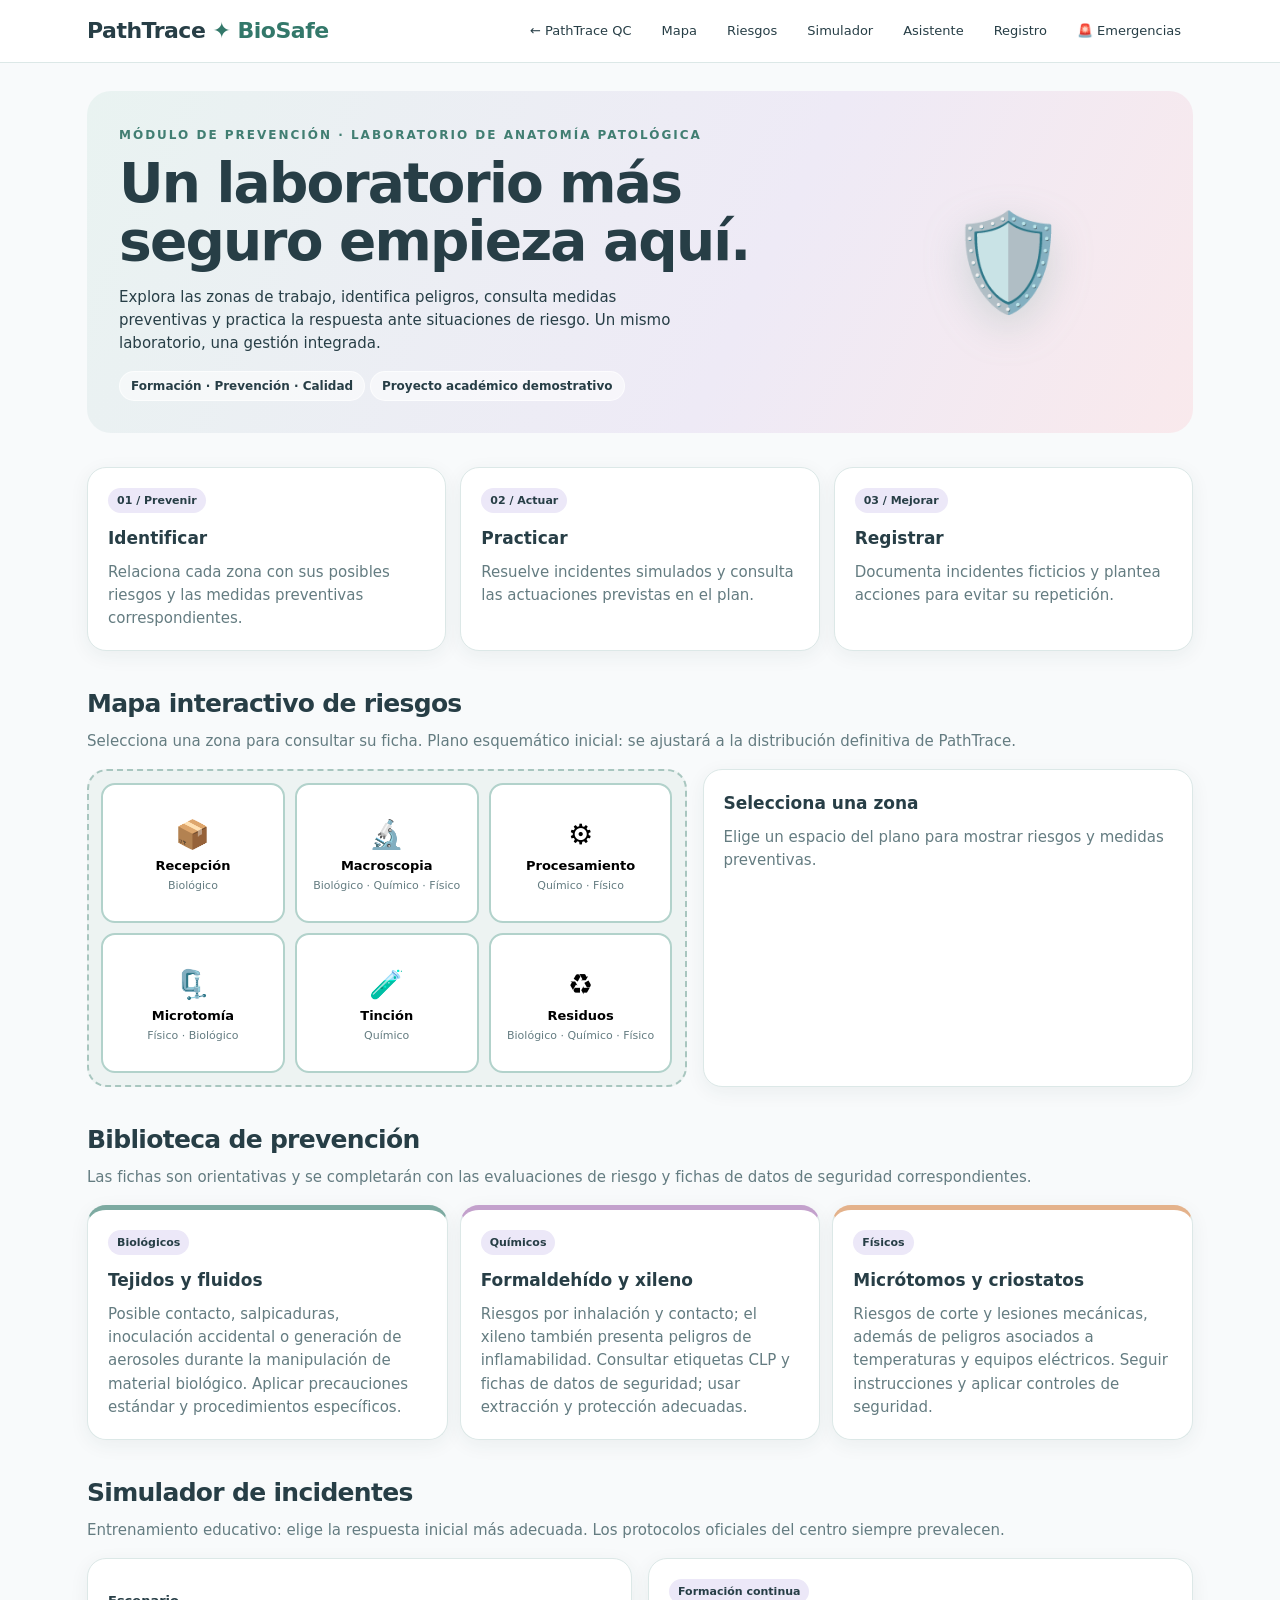
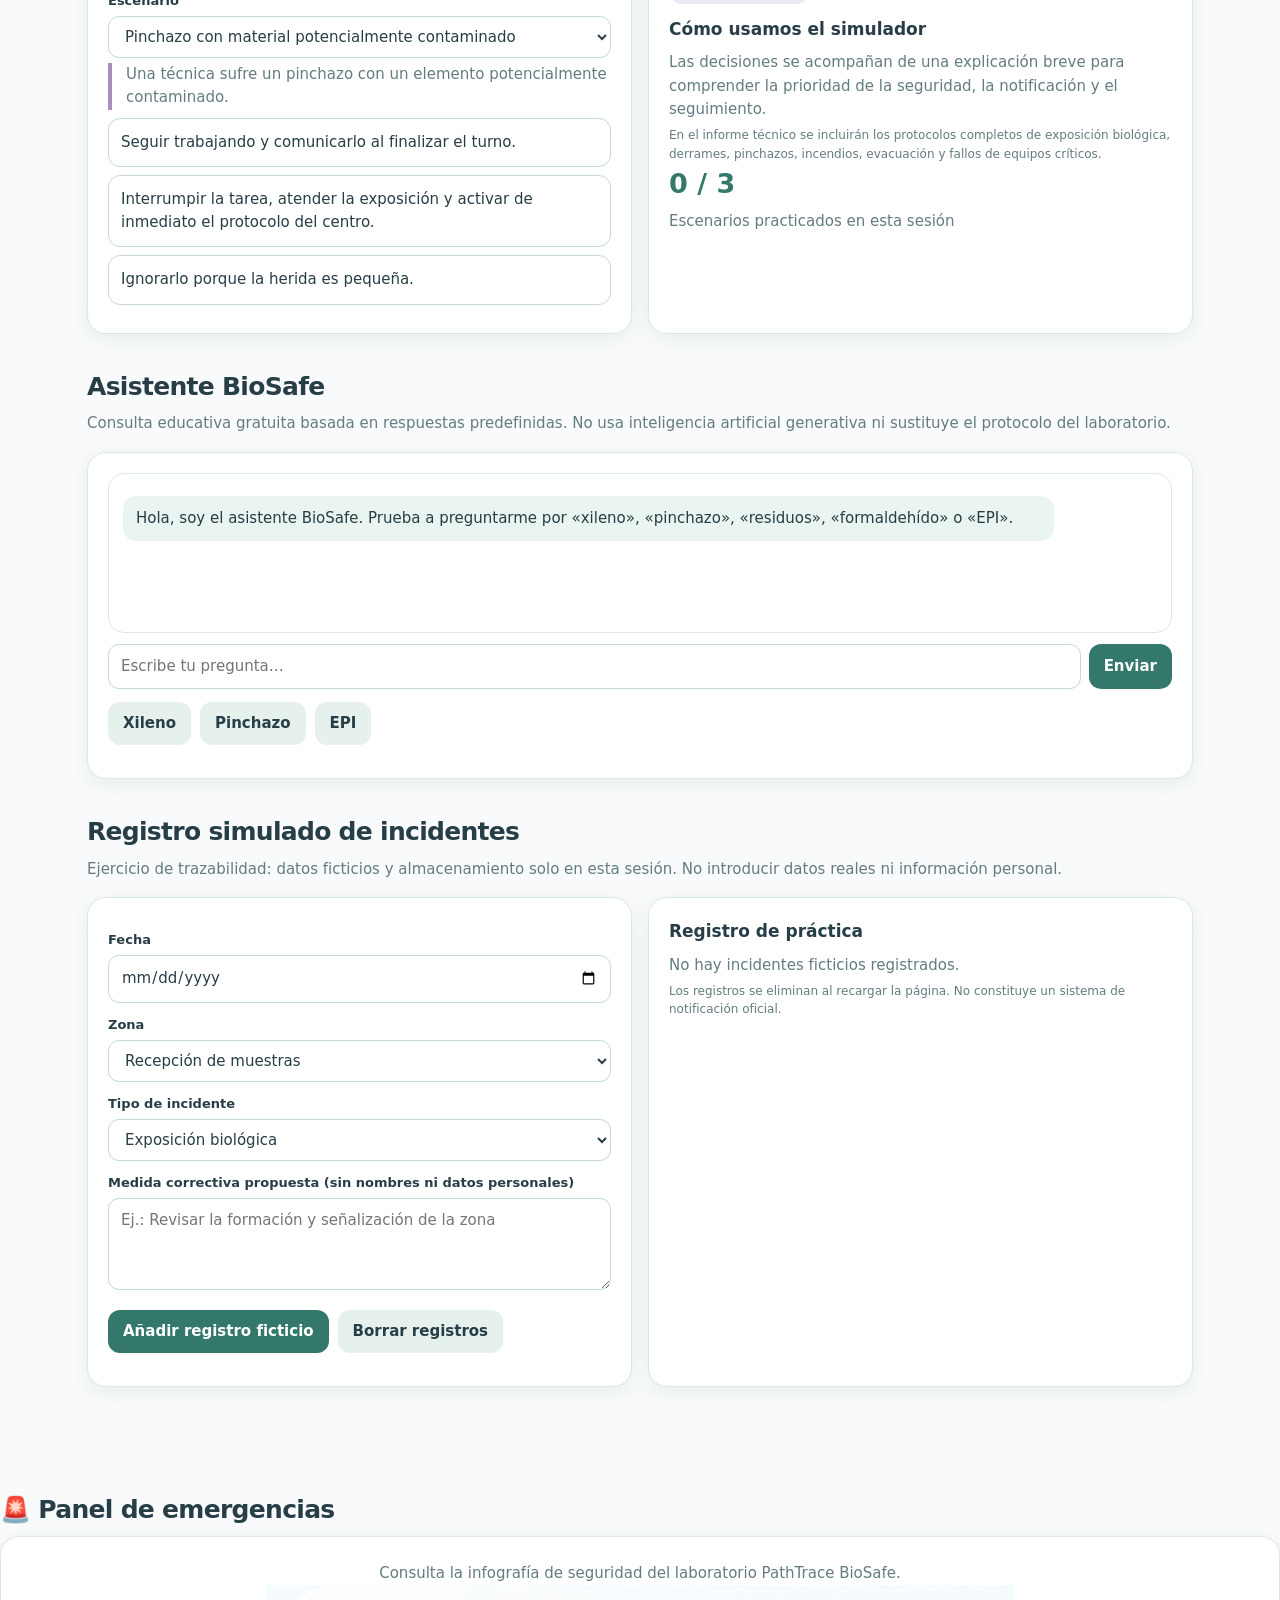
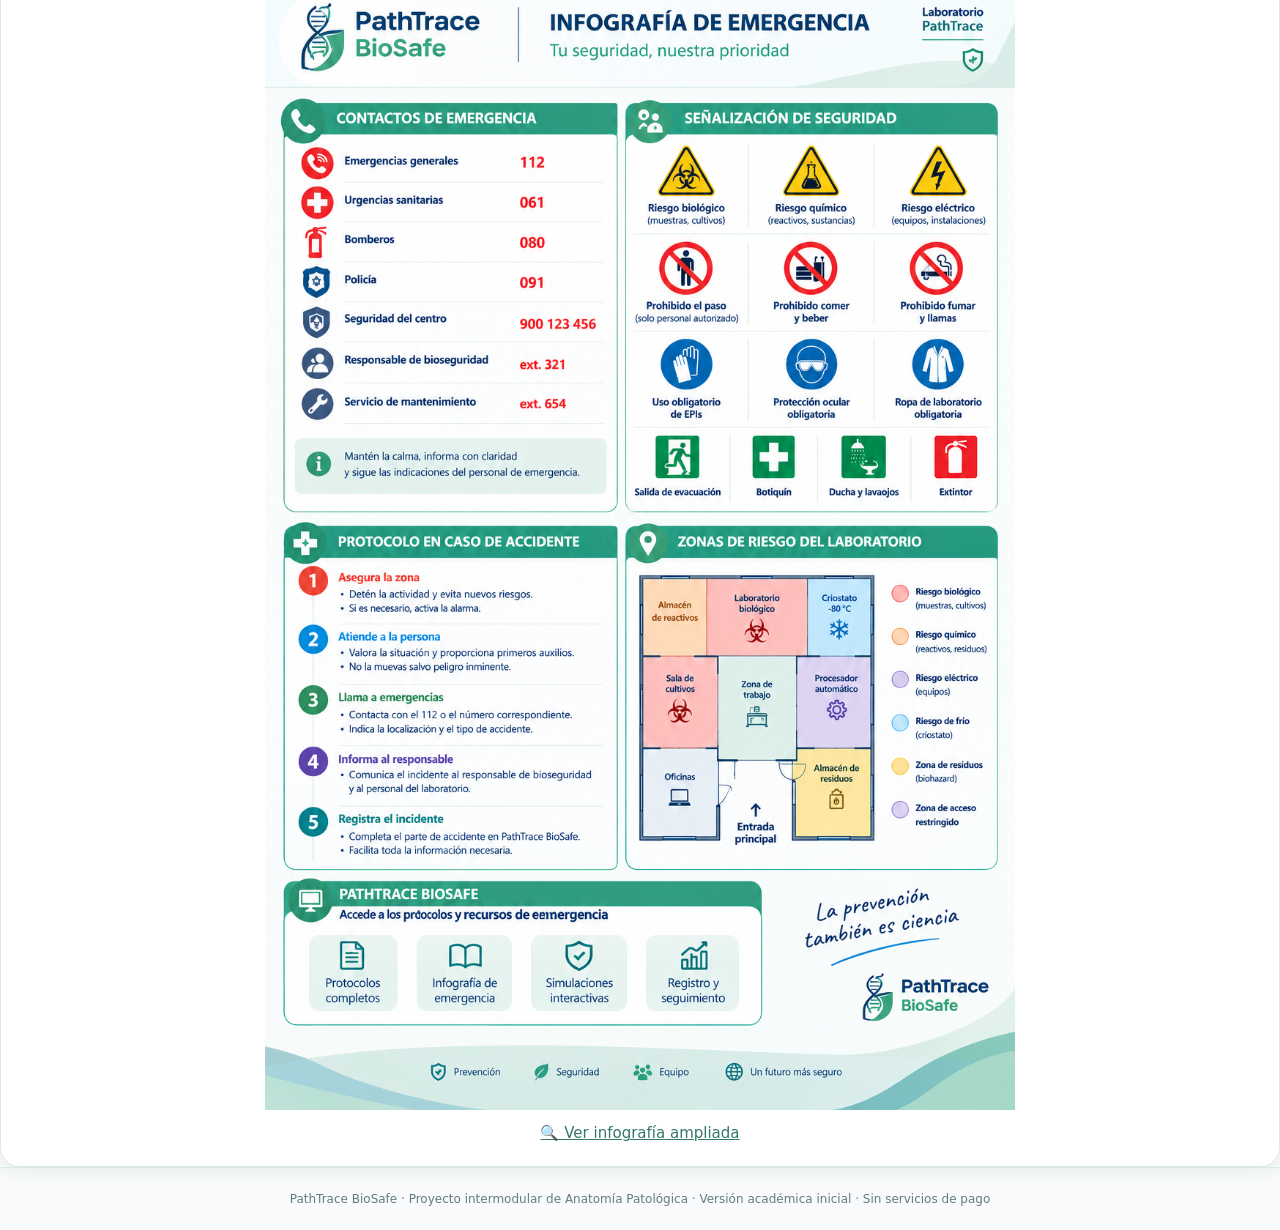
<file: biosafe.html>
<!doctype html>
<html lang="es">
<head>
<meta charset="utf-8"><meta name="viewport" content="width=device-width,initial-scale=1">
<title>BioSafe · PathTrace</title>
<style>
:root{--ink:#273e46;--muted:#647c81;--mint:#dcefe8;--pink:#f6e4eb;--lav:#ece8f8;--bg:#f8fafb;--edge:#dce8e7;--green:#33786a}*{box-sizing:border-box}body{margin:0;background:var(--bg);color:var(--ink);font:15px/1.55 system-ui,-apple-system,Segoe UI,sans-serif}button,input,textarea,select{font:inherit}button{cursor:pointer}a{color:var(--green)}header{background:#fff;border-bottom:1px solid var(--edge);position:sticky;top:0;z-index:10}header .inner{max-width:1150px;margin:auto;padding:14px 22px;display:flex;align-items:center;justify-content:space-between;gap:16px;flex-wrap:wrap}.brand{font-size:22px;font-weight:800;letter-spacing:-.5px}.brand span{color:var(--green)}.nav{display:flex;gap:6px;flex-wrap:wrap}.nav a{border-radius:18px;padding:7px 12px;text-decoration:none;color:var(--ink);font-size:13px}.nav a:hover{background:var(--mint)}main{max-width:1150px;padding:28px 22px 70px;margin:auto}.hero{display:grid;grid-template-columns:1.4fr .6fr;gap:24px;background:linear-gradient(115deg,#e9f3f1,#eeeaf6 60%,#f9e9ec);padding:32px;border-radius:24px;align-items:center}.eyebrow{font-size:12px;text-transform:uppercase;letter-spacing:2px;font-weight:800;color:#417e72}h1{font-size:clamp(32px,5vw,55px);letter-spacing:-1.8px;line-height:1.05;margin:9px 0}h2{font-size:25px;letter-spacing:-.7px;margin:0 0 6px}h3{font-size:17px;margin:0 0 9px}.hero p{max-width:590px}.shield{width:190px;height:190px;justify-self:center;display:grid;place-items:center;font-size:95px;filter:drop-shadow(0 12px 20px #6e9e8f45)}.pill{display:inline-block;background:#fff8;border:1px solid #ffffffac;padding:5px 11px;border-radius:30px;font-size:12px;font-weight:700}.section{margin-top:34px;scroll-margin-top:85px}.sub{margin:0 0 16px;color:var(--muted)}.grid{display:grid;grid-template-columns:repeat(3,minmax(0,1fr));gap:14px}.card{background:#fff;border:1px solid var(--edge);border-radius:19px;padding:20px;box-shadow:0 5px 19px #183a3910}.card p{margin:5px 0 0;color:var(--muted)}.tag{display:inline-block;border-radius:20px;background:var(--lav);font-size:11px;padding:4px 9px;font-weight:700;margin-bottom:12px}.mapwrap{display:grid;grid-template-columns:1.1fr .9fr;gap:16px}.map{display:grid;grid-template-columns:repeat(3,1fr);grid-template-rows:repeat(2,140px);gap:10px;background:#edf3f2;padding:12px;border:2px dashed #a8c6bf;border-radius:20px}.zone{border:2px solid #b2d2cb;border-radius:14px;background:#fff;display:flex;flex-direction:column;align-items:center;justify-content:center;text-align:center;padding:9px;transition:.15s;min-width:0}.zone:hover,.zone.active{border-color:#357f70;background:#e0f4eb;transform:translateY(-2px)}.zone b{font-size:13px}.zone span{font-size:28px}.zone small{font-size:11px;color:var(--muted)}.detail{min-height:294px}.detail ul{padding-left:19px}.controls{display:flex;gap:9px;flex-wrap:wrap;margin:13px 0}.btn{border:0;border-radius:12px;background:var(--green);color:white;padding:10px 15px;font-weight:700}.btn.alt{background:#e6f0ed;color:var(--ink)}.btn:disabled{opacity:.6;cursor:not-allowed}input,textarea,select{width:100%;border:1px solid #c5d9d6;border-radius:11px;padding:10px 12px;background:white;color:var(--ink)}label{display:block;font-size:13px;font-weight:700;margin:12px 0 5px}.risklist{display:grid;grid-template-columns:repeat(3,1fr);gap:12px}.risklist .card{border-top:5px solid #7daaa1}.risklist .card:nth-child(2){border-top-color:#c3a1cc}.risklist .card:nth-child(3){border-top-color:#e4b28b}.chatbox{border:1px solid var(--edge);background:white;border-radius:16px;max-height:300px;overflow:auto;padding:14px;min-height:160px}.bubble{background:#eaf4f0;border-radius:13px;padding:11px 13px;margin:8px 0;max-width:90%}.bubble.user{background:var(--lav);margin-left:auto}.chatrow{display:flex;gap:8px;margin-top:11px}.chatrow input{flex:1}.case{border-left:4px solid #a98fbd;padding-left:14px}.option{display:block;width:100%;background:#fff;text-align:left;border:1px solid #c5d9d6;border-radius:12px;padding:12px;margin:8px 0;color:var(--ink)}.option:hover{background:#edf5f2}.feedback{margin-top:12px;padding:13px;border-radius:12px;background:#e7f1ed}.feedback.bad{background:#f9e9e7}.two{display:grid;grid-template-columns:1fr 1fr;gap:16px}.note{font-size:12px;color:var(--muted);margin:10px 0}.footer{border-top:1px solid var(--edge);color:var(--muted);padding:22px;text-align:center;font-size:12px}.hidden{display:none}.stat{font-size:27px;font-weight:800;color:var(--green)}@media(max-width:750px){.hero,.mapwrap,.two{grid-template-columns:1fr}.shield{display:none}.grid,.risklist{grid-template-columns:1fr}.map{grid-template-rows:repeat(2,115px)}.zone span{font-size:22px}.zone b{font-size:11px}.zone small{display:none}header .inner{padding:12px}main{padding:17px 12px 45px}.hero{padding:23px}.nav{gap:2px}.nav a{padding:5px 7px;font-size:11px}}
</style>
</head>
<body>
<header><div class="inner"><div class="brand">PathTrace <span>✦ BioSafe</span></div><nav class="nav"><a href="./index.html">← PathTrace QC</a><a href="#mapa">Mapa</a><a href="#riesgos">Riesgos</a><a href="#simulador">Simulador</a><a href="#asistente">Asistente</a>
<a href="#registro">Registro</a>
<a href="#emergencias">🚨 Emergencias</a></nav>
</div></header>
<main>
<section class="hero"><div><span class="eyebrow">Módulo de prevención · Laboratorio de Anatomía Patológica</span><h1>Un laboratorio más seguro empieza aquí.</h1><p>Explora las zonas de trabajo, identifica peligros, consulta medidas preventivas y practica la respuesta ante situaciones de riesgo. Un mismo laboratorio, una gestión integrada.</p><span class="pill">Formación · Prevención · Calidad</span> <span class="pill">Proyecto académico demostrativo</span></div><div class="shield" aria-hidden="true">🛡️</div></section>
<section class="section"><div class="grid"><div class="card"><span class="tag">01 / Prevenir</span><h3>Identificar</h3><p>Relaciona cada zona con sus posibles riesgos y las medidas preventivas correspondientes.</p></div><div class="card"><span class="tag">02 / Actuar</span><h3>Practicar</h3><p>Resuelve incidentes simulados y consulta las actuaciones previstas en el plan.</p></div><div class="card"><span class="tag">03 / Mejorar</span><h3>Registrar</h3><p>Documenta incidentes ficticios y plantea acciones para evitar su repetición.</p></div></div></section>
<section class="section" id="mapa"><h2>Mapa interactivo de riesgos</h2><p class="sub">Selecciona una zona para consultar su ficha. Plano esquemático inicial: se ajustará a la distribución definitiva de PathTrace.</p><div class="mapwrap"><div class="map" id="map"></div><div class="card detail" id="detail" aria-live="polite"><h3>Selecciona una zona</h3><p>Elige un espacio del plano para mostrar riesgos y medidas preventivas.</p></div></div></section>
<section class="section" id="riesgos"><h2>Biblioteca de prevención</h2><p class="sub">Las fichas son orientativas y se completarán con las evaluaciones de riesgo y fichas de datos de seguridad correspondientes.</p><div class="risklist"><div class="card"><span class="tag">Biológicos</span><h3>Tejidos y fluidos</h3><p>Posible contacto, salpicaduras, inoculación accidental o generación de aerosoles durante la manipulación de material biológico. Aplicar precauciones estándar y procedimientos específicos.</p></div><div class="card"><span class="tag">Químicos</span><h3>Formaldehído y xileno</h3><p>Riesgos por inhalación y contacto; el xileno también presenta peligros de inflamabilidad. Consultar etiquetas CLP y fichas de datos de seguridad; usar extracción y protección adecuadas.</p></div><div class="card"><span class="tag">Físicos</span><h3>Micrótomos y criostatos</h3><p>Riesgos de corte y lesiones mecánicas, además de peligros asociados a temperaturas y equipos eléctricos. Seguir instrucciones y aplicar controles de seguridad.</p></div></div></section>
<section class="section" id="simulador"><h2>Simulador de incidentes</h2><p class="sub">Entrenamiento educativo: elige la respuesta inicial más adecuada. Los protocolos oficiales del centro siempre prevalecen.</p><div class="two"><div class="card"><label for="scenario">Escenario</label><select id="scenario"><option value="0">Pinchazo con material potencialmente contaminado</option><option value="1">Derrame de reactivo químico</option><option value="2">Fallo de la extracción localizada</option></select><p id="scenarioText" class="case"></p><div id="options"></div><div id="feedback" role="status"></div></div><div class="card"><span class="tag">Formación continua</span><h3>Cómo usamos el simulador</h3><p>Las decisiones se acompañan de una explicación breve para comprender la prioridad de la seguridad, la notificación y el seguimiento.</p><p class="note">En el informe técnico se incluirán los protocolos completos de exposición biológica, derrames, pinchazos, incendios, evacuación y fallos de equipos críticos.</p><div class="stat" id="progress">0 / 3</div><p>Escenarios practicados en esta sesión</p></div></div></section>
<section class="section" id="asistente"><h2>Asistente BioSafe</h2><p class="sub">Consulta educativa gratuita basada en respuestas predefinidas. No usa inteligencia artificial generativa ni sustituye el protocolo del laboratorio.</p><div class="card"><div class="chatbox" id="chat" aria-live="polite"><div class="bubble">Hola, soy el asistente BioSafe. Prueba a preguntarme por «xileno», «pinchazo», «residuos», «formaldehído» o «EPI».</div></div><form class="chatrow" id="chatForm"><input id="question" placeholder="Escribe tu pregunta…" aria-label="Pregunta para el asistente" maxlength="300" required><button class="btn">Enviar</button></form><div class="controls"><button class="btn alt" type="button" data-q="¿Qué riesgos tiene el xileno?">Xileno</button><button class="btn alt" type="button" data-q="¿Qué hago ante un pinchazo?">Pinchazo</button><button class="btn alt" type="button" data-q="¿Qué EPI necesito?">EPI</button></div></div></section>
<section class="section" id="registro"><h2>Registro simulado de incidentes</h2><p class="sub">Ejercicio de trazabilidad: datos ficticios y almacenamiento solo en esta sesión. No introducir datos reales ni información personal.</p><div class="two"><form class="card" id="incidentForm"><label for="date">Fecha</label><input id="date" type="date" required><label for="area">Zona</label><select id="area"><option>Recepción de muestras</option><option>Macroscopia</option><option>Procesamiento</option><option>Microtomía / Criostato</option><option>Tinción</option><option>Gestión de residuos</option></select><label for="type">Tipo de incidente</label><select id="type"><option>Exposición biológica</option><option>Derrame químico</option><option>Corte / pinchazo</option><option>Fallo de equipo</option><option>Otro</option></select><label for="action">Medida correctiva propuesta (sin nombres ni datos personales)</label><textarea id="action" rows="3" maxlength="400" required placeholder="Ej.: Revisar la formación y señalización de la zona"></textarea><div class="controls"><button class="btn" type="submit">Añadir registro ficticio</button><button class="btn alt" type="button" id="clearRecords">Borrar registros</button></div></form><div class="card"><h3>Registro de práctica</h3><div id="records"><p>No hay incidentes ficticios registrados.</p></div><p class="note">Los registros se eliminan al recargar la página. No constituye un sistema de notificación oficial.</p></div></div></section>
</main>

<section class="section" id="emergencias">
  <h2>🚨 Panel de emergencias</h2>
  <div class="card" style="text-align:center;">
    <p>Consulta la infografía de seguridad
    del laboratorio PathTrace BioSafe.</p>

    <img src="infografia-biosafe.PNG"
         alt="Infografía de emergencias"
         style="width:100%;max-width:750px;height:auto;">

    <p>
      <a href="infografia-biosafe.PNG"
         target="_blank">
        🔍 Ver infografía ampliada
      </a>
    </p>
  </div>
</section>
<footer class="footer">PathTrace BioSafe · Proyecto intermodular de Anatomía Patológica · Versión académica inicial · Sin servicios de pago</footer>
<script>
'use strict'; 
const zones=[
 {id:'recepcion',icon:'📦',name:'Recepción',category:'Biológico',risk:'Contacto accidental con recipientes contaminados, fugas o salpicaduras de muestras.',prevention:'Comprobar integridad y etiquetado; aplicar precauciones estándar; disponer de procedimiento para derrames.'},
 {id:'macro',icon:'🔬',name:'Macroscopia',category:'Biológico · Químico · Físico',risk:'Contacto con tejido, instrumental cortante y posible exposición a fijadores.',prevention:'Usar equipos de protección adecuados, manipular con precaución y trabajar con extracción localizada cuando proceda.'},
 {id:'procesado',icon:'⚙️',name:'Procesamiento',category:'Químico · Físico',risk:'Exposición a reactivos de procesamiento y riesgos asociados a equipos automatizados.',prevention:'Verificar equipos, seguir fichas de seguridad, mantener ventilación adecuada y controlar el almacenamiento.'},
 {id:'corte',icon:'🗜️',name:'Microtomía',category:'Físico · Biológico',risk:'Cortes con cuchillas y riesgo por material biológico en criostato.',prevention:'Proteger y retirar cuchillas de forma segura, aplicar mantenimiento y protocolos de descontaminación.'},
 {id:'tincion',icon:'🧪',name:'Tinción',category:'Químico',risk:'Contacto o inhalación de disolventes, colorantes y otros reactivos.',prevention:'Revisar etiquetas y fichas de datos de seguridad; evitar fuentes de ignición si hay inflamables; mantener extracción adecuada.'},
 {id:'residuos',icon:'♻️',name:'Residuos',category:'Biológico · Químico · Físico',risk:'Pinchazos, derrames y mezcla incompatible de residuos.',prevention:'Segregar por tipología, usar contenedores específicos y seguir la normativa y procedimientos del centro.'}
];
const map=document.querySelector('#map'),detail=document.querySelector('#detail');
zones.forEach(z=>{const b=document.createElement('button');b.className='zone';b.type='button';b.innerHTML=`<span aria-hidden="true">${z.icon}</span><b>${z.name}</b><small>${z.category}</small>`;b.addEventListener('click',()=>{document.querySelectorAll('.zone').forEach(x=>x.classList.remove('active'));b.classList.add('active');detail.replaceChildren();const h=document.createElement('h3');h.textContent=`${z.icon} ${z.name}`;const tag=document.createElement('span');tag.className='tag';tag.textContent=z.category;const h4=document.createElement('h3');h4.textContent='Riesgos principales';const p=document.createElement('p');p.textContent=z.risk;const h5=document.createElement('h3');h5.style.marginTop='17px';h5.textContent='Prevención';const p2=document.createElement('p');p2.textContent=z.prevention;detail.append(h,tag,h4,p,h5,p2)});map.append(b)});
const scenarios=[
 {text:'Una técnica sufre un pinchazo con un elemento potencialmente contaminado.',answers:['Seguir trabajando y comunicarlo al finalizar el turno.','Interrumpir la tarea, atender la exposición y activar de inmediato el protocolo del centro.','Ignorarlo porque la herida es pequeña.'],correct:1,why:'La actuación inicial debe ser inmediata y acompañarse de notificación, valoración y seguimiento según el protocolo del centro.'},
 {text:'Se produce un derrame de un reactivo cuya identidad todavía no se ha comprobado.',answers:['Limpiarlo de inmediato con cualquier producto disponible.','Continuar la actividad y señalizarlo al acabar.','Restringir el acceso, avisar y aplicar el procedimiento específico tras identificar la sustancia y sus riesgos.'],correct:2,why:'No debe improvisarse la limpieza: la identificación del producto, la ficha de seguridad y el protocolo establecido determinan cómo intervenir.'},
 {text:'La campana extractora deja de funcionar durante la manipulación de una sustancia volátil.',answers:['Detener la operación que precisa extracción, asegurar el área según el procedimiento y notificar el fallo.','Continuar porque la tarea casi está terminada.','Abrir una ventana como sustituto automático de la extracción.'],correct:0,why:'No debe continuarse una tarea que requiere extracción localizada con el sistema averiado; corresponde activar el procedimiento de equipo crítico.'}
];
let practiced=new Set();function showScenario(){let id=Number(document.querySelector('#scenario').value),s=scenarios[id];document.querySelector('#scenarioText').textContent=s.text;document.querySelector('#feedback').replaceChildren();let out=document.querySelector('#options');out.replaceChildren();s.answers.forEach((answer,i)=>{let b=document.createElement('button');b.type='button';b.className='option';b.textContent=answer;b.addEventListener('click',()=>{practiced.add(id);document.querySelector('#progress').textContent=`${practiced.size} / ${scenarios.length}`;let f=document.querySelector('#feedback');f.className='feedback'+(i===s.correct?'':' bad');f.textContent=(i===s.correct?'✓ Respuesta adecuada. ':'✕ Respuesta inadecuada. ')+s.why});out.append(b)})}document.querySelector('#scenario').addEventListener('change',showScenario);showScenario();
const faq=[{key:['xileno'],text:'El xileno es un disolvente con peligros de inflamabilidad y exposición por inhalación o contacto. Consulta su etiqueta CLP y la ficha de datos de seguridad; utiliza los controles de extracción y protección establecidos.'},{key:['formol','formaldeh','formalina'],text:'El formaldehído presenta peligros importantes, incluido su carácter cancerígeno. Su uso requiere evaluación de exposición, medidas preventivas específicas y consulta de la ficha de datos de seguridad.'},{key:['pinch','corte','sangre','exposicion','exposición'],text:'Interrumpe la tarea, atiende la exposición siguiendo el protocolo del centro y comunica inmediatamente el accidente para su valoración, registro y seguimiento.'},{key:['epi','guante','proteccion','protección','gafa'],text:'Los EPIs deben seleccionarse según la evaluación de riesgos de cada tarea: protección de manos, ojos, cuerpo o respiratoria cuando proceda. No existe un único EPI válido para todas las actividades.'},{key:['residuo','contenedor'],text:'Los residuos deben segregarse conforme a su tipología y los procedimientos y normativa aplicables. Nunca mezcles residuos químicos incompatibles ni deposites cortopunzantes en recipientes no diseñados para ello.'},{key:['criostato','microtomo','micrótomo'],text:'El riesgo principal incluye cortes por cuchillas; en criostatos también deben considerarse riesgos biológicos y temperaturas bajas. Se requieren procedimientos de uso, limpieza y seguridad específicos.'},{key:['incendio','evacuac','fuego'],text:'Ante una emergencia activa la alarma o comunicación prevista, sigue el plan de emergencia y las indicaciones del personal responsable. No improvises intervenciones que excedan tu formación.'}];
const chat=document.querySelector('#chat');function bubble(t,who){let b=document.createElement('div');b.className='bubble'+(who==='user'?' user':'');b.textContent=t;chat.append(b);chat.scrollTop=chat.scrollHeight}function ask(q){bubble(q,'user');const norm=q.toLowerCase().normalize('NFD').replace(/[\u0300-\u036f]/g,'');const found=faq.find(f=>f.key.some(k=>norm.includes(k.normalize('NFD').replace(/[\u0300-\u036f]/g,''))));bubble(found?found.text:'No tengo una respuesta verificada para esa consulta. Puedes preguntar por xileno, formaldehído, EPIs, residuos, pinchazos, criostato o evacuación. Consulta el protocolo oficial del laboratorio para situaciones reales.','bot')}
document.querySelector('#chatForm').addEventListener('submit',e=>{e.preventDefault();let el=document.querySelector('#question');let q=el.value.trim();if(q)ask(q);el.value=''});document.querySelectorAll('[data-q]').forEach(b=>b.addEventListener('click',()=>ask(b.dataset.q)));
const records=[];function renderRecords(){let div=document.querySelector('#records');div.replaceChildren();if(!records.length){let p=document.createElement('p');p.textContent='No hay incidentes ficticios registrados.';div.append(p);return}records.forEach((r,i)=>{const item=document.createElement('div');item.style.cssText='padding:11px 0;border-bottom:1px solid #e4ecea';const title=document.createElement('b');title.textContent=`SIM-${String(i+1).padStart(3,'0')} · ${r.date} · ${r.type}`;const p=document.createElement('p');p.textContent=`Zona: ${r.area}. Medida: ${r.action}`;item.append(title,p);div.append(item)})}document.querySelector('#incidentForm').addEventListener('submit',e=>{e.preventDefault();records.push({date:document.querySelector('#date').value,area:document.querySelector('#area').value,type:document.querySelector('#type').value,action:document.querySelector('#action').value.trim()});renderRecords();e.target.reset()});document.querySelector('#clearRecords').addEventListener('click',()=>{records.length=0;renderRecords()});
</script>
</body></html>
</file>
<file: style.css>
:root{--ink:#332c35;--muted:#746d77;--plum:#59445f;--plum2:#755f7b;--lav:#eee8f2;--rose:#f5e5eb;--sage:#e3eee5;--green:#426c50;--line:#e8e1e9;--paper:#fbf9fb;--white:#fff;--shadow:0 12px 35px rgba(61,44,65,.08)}
*{box-sizing:border-box}body{margin:0;background:linear-gradient(180deg,#f6f1f7 0,#fbf9fb 28rem);font-family:Inter,ui-sans-serif,-apple-system,BlinkMacSystemFont,"Segoe UI",sans-serif;color:var(--ink)}
.shell{width:min(920px,100%);margin:auto;padding:22px 16px 60px}.hero{background:linear-gradient(135deg,#59445f,#725b78);color:white;border-radius:28px;padding:28px;box-shadow:var(--shadow);position:relative;overflow:hidden}.hero:after{content:"";position:absolute;width:220px;height:220px;border-radius:50%;background:rgba(255,255,255,.06);right:-70px;top:-80px}.brand{display:inline-flex;gap:5px;align-items:center;background:rgba(255,255,255,.13);padding:8px 10px;border-radius:12px;font-size:13px;letter-spacing:.12em}.brand span{font-weight:800}.brand b{background:#fff;color:var(--plum);padding:3px 5px;border-radius:6px}.eyebrow{margin-top:18px;font-size:12px;opacity:.75;letter-spacing:.04em}.hero h1{font-size:clamp(28px,6vw,46px);line-height:1.02;margin:8px 0 24px;max-width:650px}.sample-row{display:flex;justify-content:space-between;gap:18px;align-items:end;border-top:1px solid rgba(255,255,255,.18);padding-top:18px}.sample-row small{display:block;font-size:10px;letter-spacing:.14em;opacity:.7}.sample-row strong{font-size:28px}.status{font-size:12px;background:#e5f0e7;color:#315c3d;padding:9px 12px;border-radius:999px;font-weight:800}.summary{display:flex;gap:8px;flex-wrap:wrap;margin-top:16px}.summary span{font-size:11px;background:rgba(255,255,255,.1);padding:7px 9px;border-radius:999px}.card{background:rgba(255,255,255,.94);border:1px solid var(--line);border-radius:22px;padding:22px;margin-top:14px;box-shadow:0 8px 25px rgba(61,44,65,.045)}.section-title{display:flex;align-items:center;gap:10px;margin-bottom:16px}.section-title>span{width:30px;height:30px;display:grid;place-items:center;border-radius:9px;background:var(--lav);color:var(--plum);font-size:11px;font-weight:900}.section-title h2{font-size:17px;margin:0}.grid{display:grid;gap:10px}.two{grid-template-columns:repeat(2,1fr)}.field{background:var(--paper);border:1px solid var(--line);padding:12px;border-radius:13px}.field small{display:block;color:var(--muted);font-size:10px;margin-bottom:4px}.field b{font-size:13px}.note{font-size:10px;color:var(--muted);margin:12px 2px 0}.progress{display:grid;grid-template-columns:repeat(7,1fr);gap:7px}.step{position:relative;text-align:center;padding:12px 5px;background:var(--paper);border-radius:14px;border:1px solid var(--line)}.step i{font-style:normal;display:grid;place-items:center;width:24px;height:24px;margin:0 auto 7px;border-radius:50%;background:var(--sage);color:var(--green);font-weight:900}.step b{display:block;font-size:10px}.step small{display:block;font-size:8px;color:var(--muted);margin-top:3px}.metrics{display:grid;grid-template-columns:repeat(2,1fr);gap:8px}.metrics article{display:grid;grid-template-columns:34px 1fr auto;align-items:center;gap:9px;border:1px solid var(--line);border-radius:14px;padding:10px;background:var(--paper)}.metrics article>span{width:30px;height:30px;display:grid;place-items:center;background:var(--lav);border-radius:9px;color:var(--plum);font-weight:800}.metrics b,.metrics small{display:block}.metrics b{font-size:11px}.metrics small{font-size:9px;color:var(--muted);margin-top:2px}.metrics em{font-style:normal;font-size:8px;font-weight:900;color:var(--green);background:var(--sage);padding:5px 7px;border-radius:999px}.toggle{width:100%;border:0;background:var(--lav);color:var(--plum);padding:11px 13px;border-radius:12px;font-weight:800;text-align:left;display:flex;justify-content:space-between;cursor:pointer}.timeline{padding-top:8px}.timeline.collapsed{display:none}.timeline>div{display:grid;grid-template-columns:16px 1fr 22px;gap:8px;align-items:start;padding:9px 2px;border-bottom:1px solid var(--line)}.timeline i{width:9px;height:9px;border-radius:50%;background:var(--plum2);margin-top:4px}.timeline p{margin:0}.timeline b,.timeline small{display:block}.timeline b{font-size:11px}.timeline small{font-size:9px;color:var(--muted);margin-top:2px}.timeline strong{color:var(--green)}.split{display:grid;grid-template-columns:1fr 1fr;gap:18px}.empty{background:var(--sage);border-radius:14px;padding:14px}.empty b{font-size:11px;color:var(--green)}.empty p{font-size:9px;color:#5f7164;margin:5px 0 0}.result{display:flex;align-items:center;gap:12px;background:var(--lav);border-radius:14px;padding:13px}.result>strong{font-size:28px;color:var(--plum)}.result b,.result small{display:block}.result b{font-size:10px}.result small{font-size:8px;color:var(--muted);margin-top:3px}.stamp{margin-top:12px;text-align:center;border:1px dashed #b9aabb;color:#796a7c;border-radius:10px;padding:8px;font-size:8px;letter-spacing:.12em;font-weight:800}.stamp span{color:var(--plum)}footer{padding:24px 8px 0;text-align:center;color:var(--muted)}footer b,footer span{display:block}footer b{font-size:11px;color:var(--plum)}footer span{font-size:8px;margin-top:3px}
@media(max-width:650px){.shell{padding:12px 10px 40px}.hero{padding:22px 18px;border-radius:22px}.sample-row{align-items:start;flex-direction:column}.status{font-size:10px}.card{padding:17px;border-radius:18px}.progress{grid-template-columns:repeat(2,1fr)}.step:last-child{grid-column:1/-1}.metrics{grid-template-columns:1fr}.split{grid-template-columns:1fr}.two{grid-template-columns:1fr}.section-title h2{font-size:15px}}
</file>
